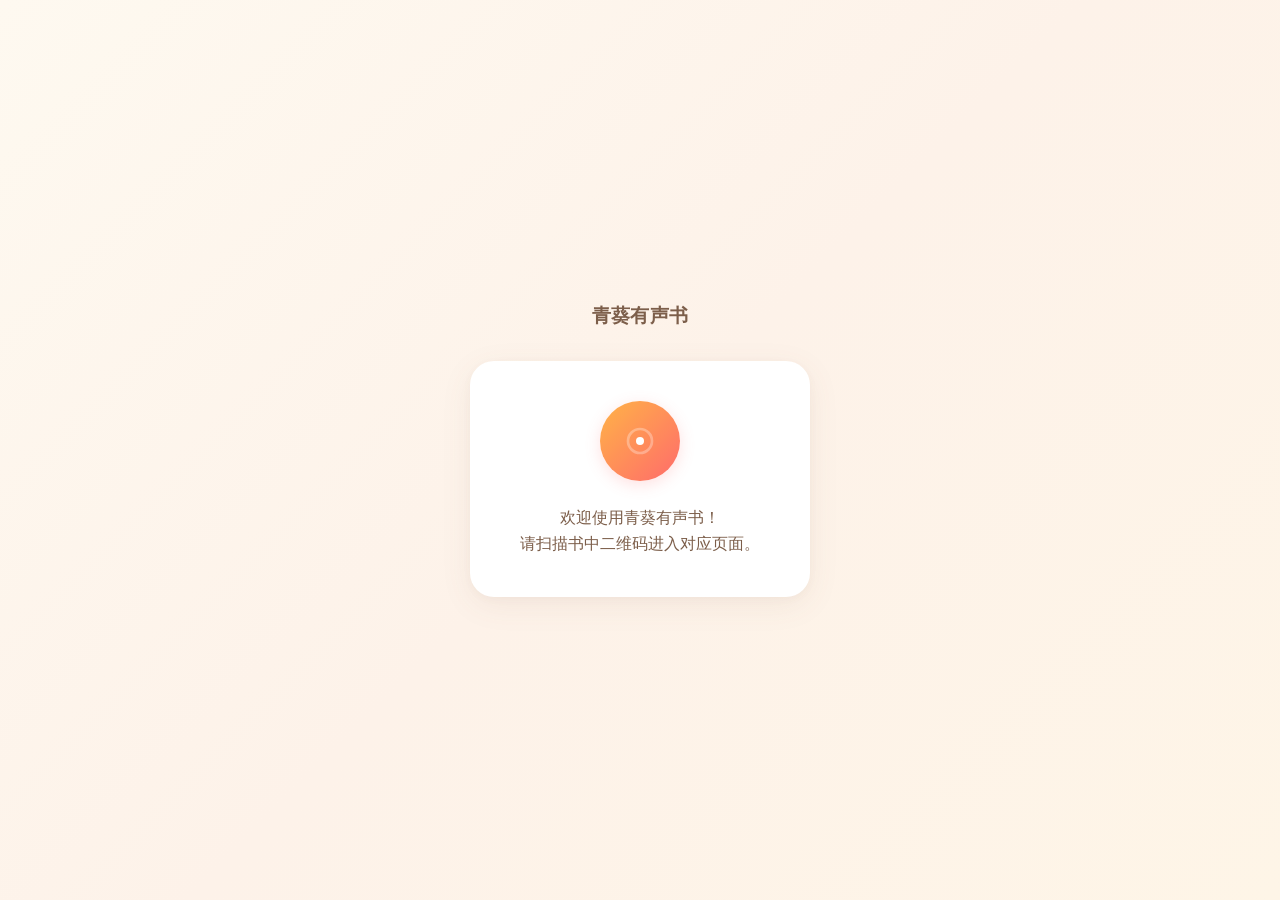
<file: index.html>
<!DOCTYPE html>
<html lang="zh-CN">
<head>
  <meta charset="UTF-8">
  <meta name="viewport" content="width=device-width, initial-scale=1.0, maximum-scale=1.0, user-scalable=no">
  <title>青葵有声书</title>
  <link rel="stylesheet" href="/css/style.css">
</head>
<body>
  <div class="container">
    <div class="page-title">青葵有声书</div>
    <div class="player-card">
      <div class="disc-icon">
        <svg viewBox="0 0 24 24"><circle cx="12" cy="12" r="3"/><path d="M12 2a10 10 0 1 0 10 10A10 10 0 0 0 12 2zm0 18a8 8 0 1 1 8-8 8 8 0 0 1-8 8z" opacity="0.3"/></svg>
      </div>
      <p style="text-align:center; color:#7c5e4a; font-size:1rem; line-height:1.6;">
        欢迎使用青葵有声书！<br>请扫描书中二维码进入对应页面。
      </p>
    </div>
  </div>
</body>
</html>
</file>
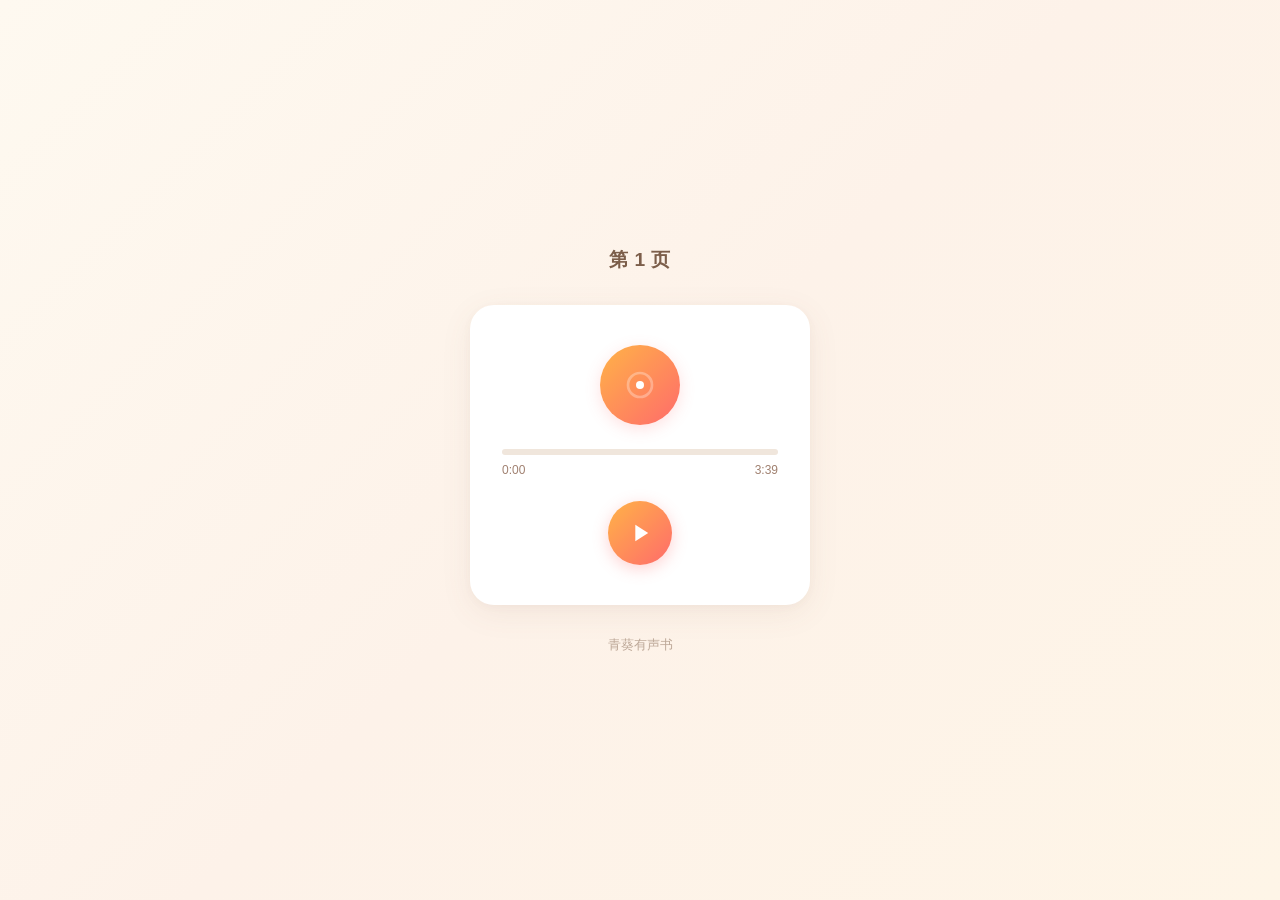
<file: pages/page01.html>
<!DOCTYPE html>
<html lang="zh-CN">
<head>
  <meta charset="UTF-8">
  <meta name="viewport" content="width=device-width, initial-scale=1.0, maximum-scale=1.0, user-scalable=no">
  <meta name="apple-mobile-web-app-capable" content="yes">
  <meta name="apple-mobile-web-app-status-bar-style" content="default">
  <title>第 1 页 - 青葵有声书</title>
  <link rel="stylesheet" href="../css/style.css">
</head>
<body>
  <div class="container">
    <div class="page-title">第 1 页</div>

    <div class="player-card">
      <div class="disc-icon" id="disc-icon">
        <svg viewBox="0 0 24 24"><circle cx="12" cy="12" r="3"/><path d="M12 2a10 10 0 1 0 10 10A10 10 0 0 0 12 2zm0 18a8 8 0 1 1 8-8 8 8 0 0 1-8 8z" opacity="0.3"/></svg>
      </div>

      <div class="progress-wrapper">
        <div class="progress-bar" id="progress-bar">
          <div class="progress-fill" id="progress-fill"></div>
        </div>
        <div class="time-display">
          <span id="time-current">0:00</span>
          <span id="time-total">0:00</span>
        </div>
      </div>

      <div class="controls">
        <button class="btn-play" id="btn-play" aria-label="播放">
          <svg viewBox="0 0 24 24"><polygon points="8,5 19,12 8,19"/></svg>
        </button>
      </div>
    </div>

    <div class="footer-hint">青葵有声书</div>
  </div>

  <audio id="audio" preload="metadata" src="../audio/page01.mp3"></audio>
  <script src="../js/player.js"></script>
</body>
</html>
</file>
<file: css/style.css>
* {
  margin: 0;
  padding: 0;
  box-sizing: border-box;
}

html, body {
  height: 100%;
  font-family: -apple-system, BlinkMacSystemFont, "Segoe UI", Roboto, "Helvetica Neue", Arial, sans-serif;
  background: linear-gradient(135deg, #fef9f0 0%, #fdf2e9 50%, #fef5e7 100%);
  color: #4a3728;
  -webkit-tap-highlight-color: transparent;
  user-select: none;
  -webkit-user-select: none;
}

.container {
  display: flex;
  flex-direction: column;
  align-items: center;
  justify-content: center;
  min-height: 100vh;
  padding: 2rem 1.5rem;
}

.page-title {
  font-size: 1.2rem;
  font-weight: 600;
  color: #7c5e4a;
  margin-bottom: 2rem;
  text-align: center;
  letter-spacing: 0.02em;
}

.player-card {
  background: #ffffff;
  border-radius: 24px;
  padding: 2.5rem 2rem;
  width: 100%;
  max-width: 340px;
  box-shadow: 0 8px 32px rgba(124, 94, 74, 0.08), 0 2px 8px rgba(124, 94, 74, 0.04);
  display: flex;
  flex-direction: column;
  align-items: center;
  gap: 1.5rem;
}

.disc-icon {
  width: 80px;
  height: 80px;
  border-radius: 50%;
  background: linear-gradient(135deg, #ffb347 0%, #ff6b6b 100%);
  display: flex;
  align-items: center;
  justify-content: center;
  box-shadow: 0 4px 16px rgba(255, 107, 107, 0.2);
  transition: transform 0.3s ease;
}

.disc-icon.playing {
  animation: spin 3s linear infinite;
}

@keyframes spin {
  from { transform: rotate(0deg); }
  to { transform: rotate(360deg); }
}

.disc-icon svg {
  width: 32px;
  height: 32px;
  fill: #ffffff;
}

.progress-wrapper {
  width: 100%;
  display: flex;
  flex-direction: column;
  gap: 0.5rem;
}

.progress-bar {
  width: 100%;
  height: 6px;
  background: #f0e6dc;
  border-radius: 3px;
  overflow: hidden;
  cursor: pointer;
  position: relative;
}

.progress-fill {
  height: 100%;
  background: linear-gradient(90deg, #ffb347, #ff6b6b);
  border-radius: 3px;
  width: 0%;
  transition: width 0.1s linear;
}

.time-display {
  display: flex;
  justify-content: space-between;
  font-size: 0.75rem;
  color: #a08070;
  font-variant-numeric: tabular-nums;
}

.controls {
  display: flex;
  align-items: center;
  gap: 1.5rem;
}

.btn-play {
  width: 64px;
  height: 64px;
  border-radius: 50%;
  border: none;
  background: linear-gradient(135deg, #ffb347 0%, #ff6b6b 100%);
  box-shadow: 0 4px 16px rgba(255, 107, 107, 0.3);
  display: flex;
  align-items: center;
  justify-content: center;
  cursor: pointer;
  transition: transform 0.15s ease, box-shadow 0.15s ease;
  outline: none;
  -webkit-tap-highlight-color: transparent;
}

.btn-play:active {
  transform: scale(0.92);
  box-shadow: 0 2px 8px rgba(255, 107, 107, 0.3);
}

.btn-play svg {
  width: 28px;
  height: 28px;
  fill: #ffffff;
}

.btn-skip {
  width: 40px;
  height: 40px;
  border-radius: 50%;
  border: none;
  background: #f5ebe3;
  display: flex;
  align-items: center;
  justify-content: center;
  cursor: pointer;
  transition: transform 0.15s ease;
  outline: none;
}

.btn-skip:active {
  transform: scale(0.9);
}

.btn-skip svg {
  width: 18px;
  height: 18px;
  fill: #7c5e4a;
}

.footer-hint {
  margin-top: 2rem;
  font-size: 0.8rem;
  color: #bda898;
  text-align: center;
}
</file>
